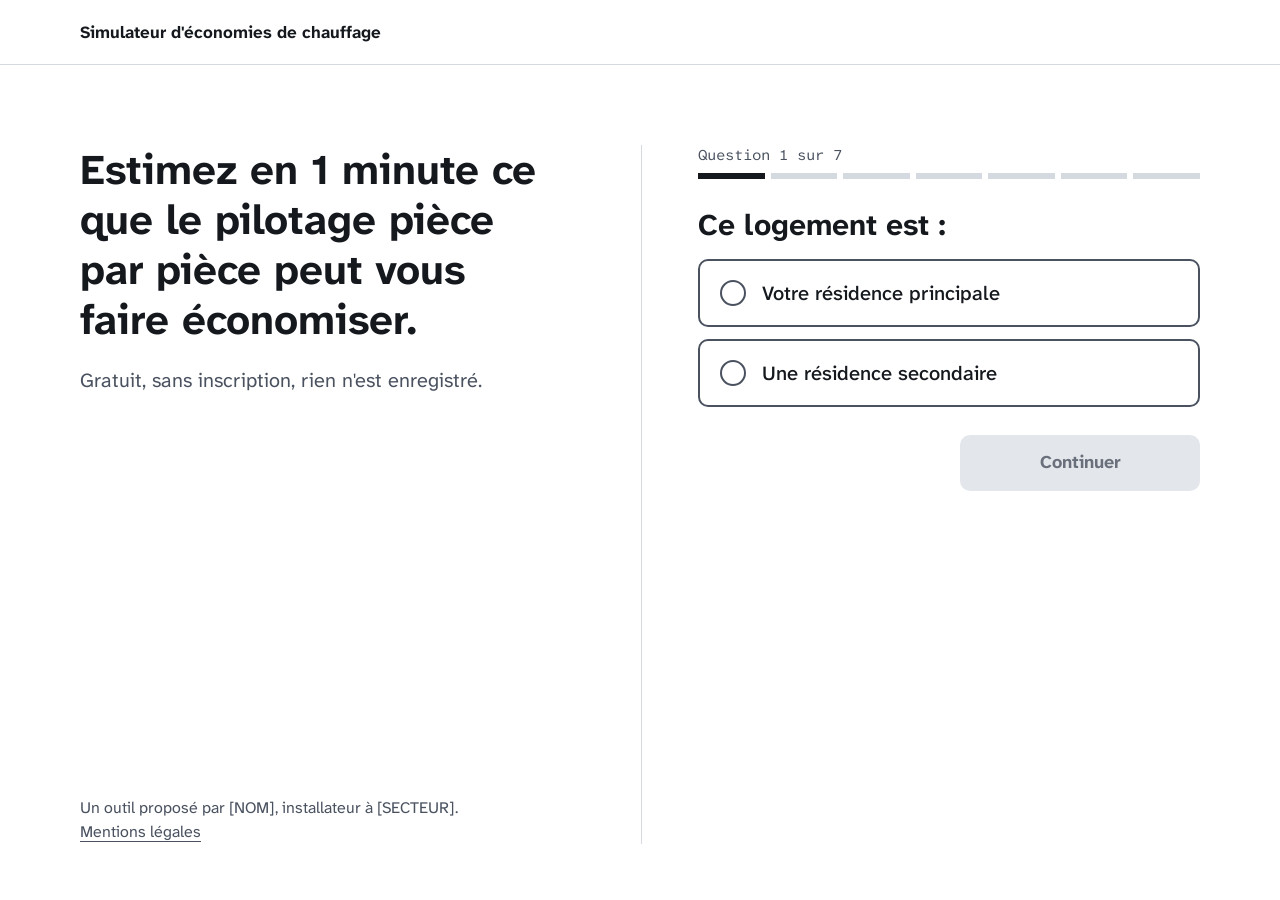
<file: index.html>
<!DOCTYPE html>
<html lang="fr">
<head>
<meta charset="utf-8">
<meta name="viewport" content="width=device-width, initial-scale=1">
<title>Simulateur d'économies de chauffage</title>
<meta name="description" content="Estimez en 1 minute ce que le pilotage du chauffage pièce par pièce peut vous faire économiser. Gratuit, sans inscription, rien n'est enregistré.">
<meta name="referrer" content="no-referrer">
<link rel="icon" href="data:,">
<link rel="stylesheet" href="fonts/fonts.css">
<link rel="stylesheet" href="styles.css">
<script src="config.js" defer></script>
<script src="calcul.js" defer></script>
<script src="app.js" defer></script>
</head>
<body>
<header class="entete">
  <div class="conteneur entete__interieur">
    <p class="entete__titre">Simulateur d'économies de chauffage</p>
  </div>
</header>

<main id="contenu" class="conteneur">
  <noscript>
    <div class="texte-long">
      <p>Ce simulateur a besoin de JavaScript : le calcul se fait dans votre navigateur, rien n'est envoyé.</p>
      <p><a href="mentions-legales.html">Mentions légales</a></p>
    </div>
  </noscript>
</main>

<p id="annonce" class="visuellement-cache" aria-live="polite"></p>
</body>
</html>
</file>
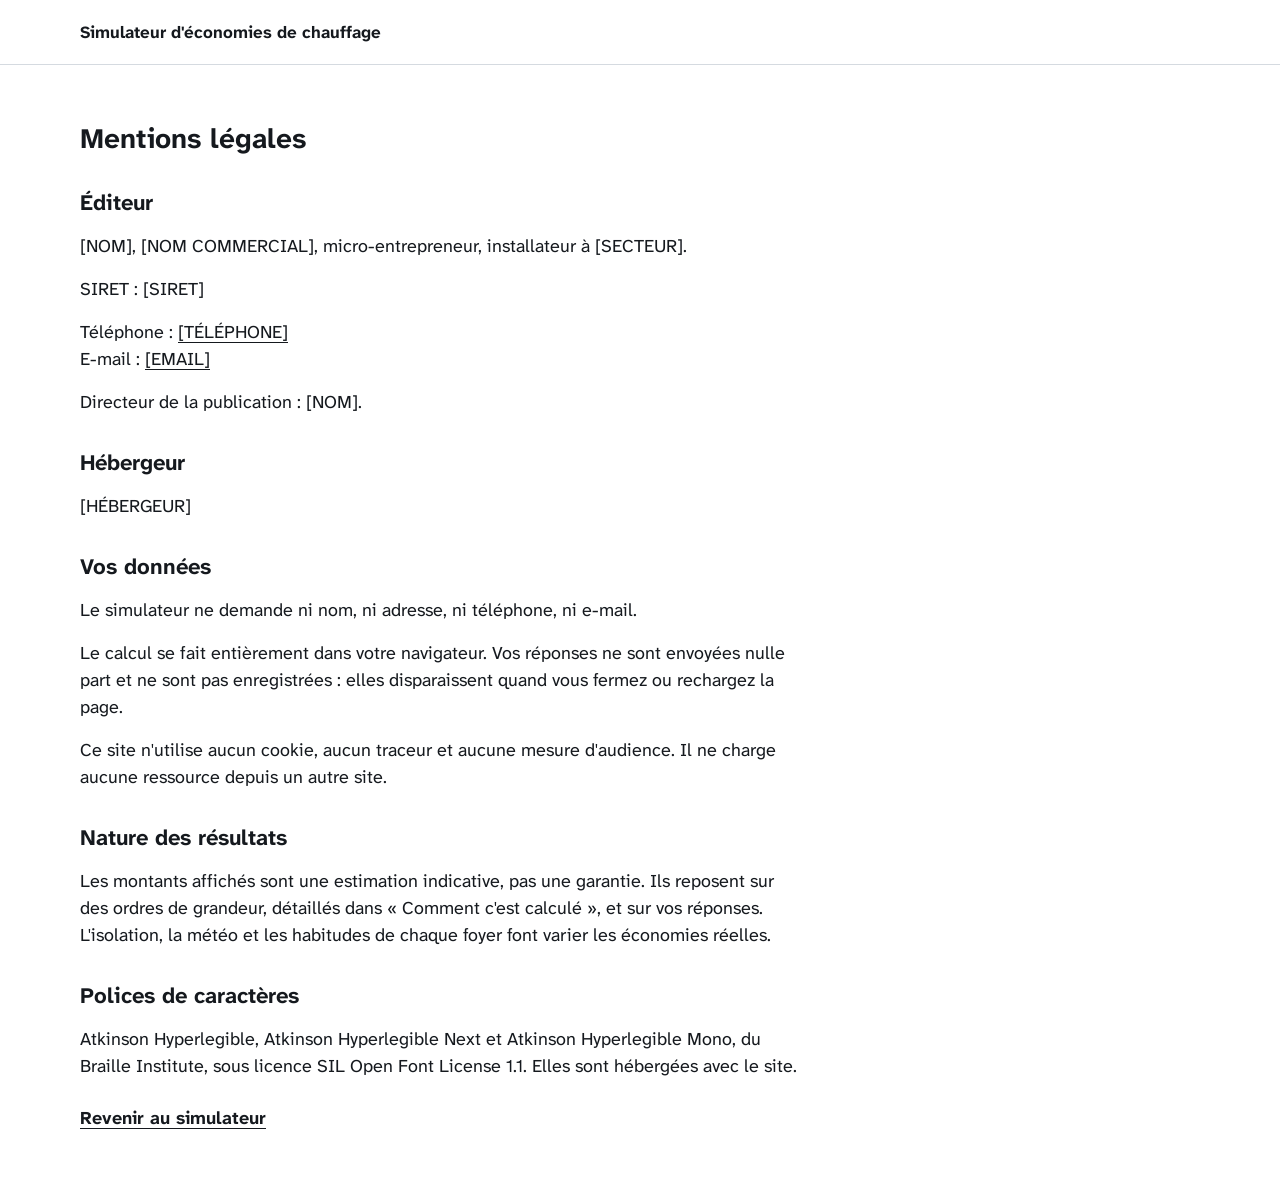
<file: mentions-legales.html>
<!DOCTYPE html>
<html lang="fr">
<head>
<meta charset="utf-8">
<meta name="viewport" content="width=device-width, initial-scale=1">
<title>Mentions légales · Simulateur d'économies de chauffage</title>
<meta name="referrer" content="no-referrer">
<link rel="icon" href="data:,">
<link rel="stylesheet" href="fonts/fonts.css">
<link rel="stylesheet" href="styles.css">
</head>
<body>
<header class="entete">
  <div class="conteneur entete__interieur">
    <a class="entete__titre" href="index.html">Simulateur d'économies de chauffage</a>
  </div>
</header>

<main id="contenu" class="conteneur">
  <div class="texte-long">
    <h1 class="titre-ecran">Mentions légales</h1>

    <h2>Éditeur</h2>
    <p>[NOM], [NOM COMMERCIAL], micro-entrepreneur, installateur à [SECTEUR].</p>
    <p>SIRET : [SIRET]</p>
    <p>Téléphone : <a href="tel:[TÉLÉPHONE]">[TÉLÉPHONE]</a><br>
      E-mail : <a href="mailto:[EMAIL]">[EMAIL]</a></p>
    <p>Directeur de la publication : [NOM].</p>

    <h2>Hébergeur</h2>
    <p>[HÉBERGEUR]</p>

    <h2>Vos données</h2>
    <p>Le simulateur ne demande ni nom, ni adresse, ni téléphone, ni e-mail.</p>
    <p>Le calcul se fait entièrement dans votre navigateur. Vos réponses ne sont envoyées nulle part et ne sont pas enregistrées : elles disparaissent quand vous fermez ou rechargez la page.</p>
    <p>Ce site n'utilise aucun cookie, aucun traceur et aucune mesure d'audience. Il ne charge aucune ressource depuis un autre site.</p>

    <h2>Nature des résultats</h2>
    <p>Les montants affichés sont une estimation indicative, pas une garantie. Ils reposent sur des ordres de grandeur, détaillés dans « Comment c'est calculé », et sur vos réponses. L'isolation, la météo et les habitudes de chaque foyer font varier les économies réelles.</p>

    <h2>Polices de caractères</h2>
    <p>Atkinson Hyperlegible, Atkinson Hyperlegible Next et Atkinson Hyperlegible Mono, du Braille Institute, sous licence SIL Open Font License 1.1. Elles sont hébergées avec le site.</p>

    <p><a class="lien-action" href="index.html">Revenir au simulateur</a></p>
  </div>
</main>
</body>
</html>
</file>
<file: fonts/fonts.css>
@font-face {
  font-family: 'Atkinson Hyperlegible Next';
  font-style: normal;
  font-weight: 400;
  font-display: swap;
  src: url('atkinson-hyperlegible-next-latin-ext-1.woff2') format('woff2');
  unicode-range: U+0100-02BA, U+02BD-02C5, U+02C7-02CC, U+02CE-02D7, U+02DD-02FF, U+0304, U+0308, U+0329, U+1D00-1DBF, U+1E00-1E9F, U+1EF2-1EFF, U+2020, U+20A0-20AB, U+20AD-20C4, U+2113, U+2C60-2C7F, U+A720-A7FF;
}

@font-face {
  font-family: 'Atkinson Hyperlegible Next';
  font-style: normal;
  font-weight: 400;
  font-display: swap;
  src: url('atkinson-hyperlegible-next-latin-2.woff2') format('woff2');
  unicode-range: U+0000-00FF, U+0131, U+0152-0153, U+02BB-02BC, U+02C6, U+02DA, U+02DC, U+0304, U+0308, U+0329, U+2000-206F, U+20AC, U+2122, U+2191, U+2193, U+2212, U+2215, U+FEFF, U+FFFD;
}

@font-face {
  font-family: 'Atkinson Hyperlegible Next';
  font-style: normal;
  font-weight: 500;
  font-display: swap;
  src: url('atkinson-hyperlegible-next-latin-ext-1.woff2') format('woff2');
  unicode-range: U+0100-02BA, U+02BD-02C5, U+02C7-02CC, U+02CE-02D7, U+02DD-02FF, U+0304, U+0308, U+0329, U+1D00-1DBF, U+1E00-1E9F, U+1EF2-1EFF, U+2020, U+20A0-20AB, U+20AD-20C4, U+2113, U+2C60-2C7F, U+A720-A7FF;
}

@font-face {
  font-family: 'Atkinson Hyperlegible Next';
  font-style: normal;
  font-weight: 500;
  font-display: swap;
  src: url('atkinson-hyperlegible-next-latin-2.woff2') format('woff2');
  unicode-range: U+0000-00FF, U+0131, U+0152-0153, U+02BB-02BC, U+02C6, U+02DA, U+02DC, U+0304, U+0308, U+0329, U+2000-206F, U+20AC, U+2122, U+2191, U+2193, U+2212, U+2215, U+FEFF, U+FFFD;
}

@font-face {
  font-family: 'Atkinson Hyperlegible Next';
  font-style: normal;
  font-weight: 700;
  font-display: swap;
  src: url('atkinson-hyperlegible-next-latin-ext-1.woff2') format('woff2');
  unicode-range: U+0100-02BA, U+02BD-02C5, U+02C7-02CC, U+02CE-02D7, U+02DD-02FF, U+0304, U+0308, U+0329, U+1D00-1DBF, U+1E00-1E9F, U+1EF2-1EFF, U+2020, U+20A0-20AB, U+20AD-20C4, U+2113, U+2C60-2C7F, U+A720-A7FF;
}

@font-face {
  font-family: 'Atkinson Hyperlegible Next';
  font-style: normal;
  font-weight: 700;
  font-display: swap;
  src: url('atkinson-hyperlegible-next-latin-2.woff2') format('woff2');
  unicode-range: U+0000-00FF, U+0131, U+0152-0153, U+02BB-02BC, U+02C6, U+02DA, U+02DC, U+0304, U+0308, U+0329, U+2000-206F, U+20AC, U+2122, U+2191, U+2193, U+2212, U+2215, U+FEFF, U+FFFD;
}

@font-face {
  font-family: 'Atkinson Hyperlegible Mono';
  font-style: normal;
  font-weight: 400;
  font-display: swap;
  src: url('atkinson-hyperlegible-mono-latin-ext-3.woff2') format('woff2');
  unicode-range: U+0100-02BA, U+02BD-02C5, U+02C7-02CC, U+02CE-02D7, U+02DD-02FF, U+0304, U+0308, U+0329, U+1D00-1DBF, U+1E00-1E9F, U+1EF2-1EFF, U+2020, U+20A0-20AB, U+20AD-20C4, U+2113, U+2C60-2C7F, U+A720-A7FF;
}

@font-face {
  font-family: 'Atkinson Hyperlegible Mono';
  font-style: normal;
  font-weight: 400;
  font-display: swap;
  src: url('atkinson-hyperlegible-mono-latin-4.woff2') format('woff2');
  unicode-range: U+0000-00FF, U+0131, U+0152-0153, U+02BB-02BC, U+02C6, U+02DA, U+02DC, U+0304, U+0308, U+0329, U+2000-206F, U+20AC, U+2122, U+2191, U+2193, U+2212, U+2215, U+FEFF, U+FFFD;
}

@font-face {
  font-family: 'Atkinson Hyperlegible Mono';
  font-style: normal;
  font-weight: 500;
  font-display: swap;
  src: url('atkinson-hyperlegible-mono-latin-ext-3.woff2') format('woff2');
  unicode-range: U+0100-02BA, U+02BD-02C5, U+02C7-02CC, U+02CE-02D7, U+02DD-02FF, U+0304, U+0308, U+0329, U+1D00-1DBF, U+1E00-1E9F, U+1EF2-1EFF, U+2020, U+20A0-20AB, U+20AD-20C4, U+2113, U+2C60-2C7F, U+A720-A7FF;
}

@font-face {
  font-family: 'Atkinson Hyperlegible Mono';
  font-style: normal;
  font-weight: 500;
  font-display: swap;
  src: url('atkinson-hyperlegible-mono-latin-4.woff2') format('woff2');
  unicode-range: U+0000-00FF, U+0131, U+0152-0153, U+02BB-02BC, U+02C6, U+02DA, U+02DC, U+0304, U+0308, U+0329, U+2000-206F, U+20AC, U+2122, U+2191, U+2193, U+2212, U+2215, U+FEFF, U+FFFD;
}

@font-face {
  font-family: 'Atkinson Hyperlegible';
  font-style: normal;
  font-weight: 400;
  font-display: swap;
  src: url('atkinson-hyperlegible-latin-ext-5.woff2') format('woff2');
  unicode-range: U+0100-02BA, U+02BD-02C5, U+02C7-02CC, U+02CE-02D7, U+02DD-02FF, U+0304, U+0308, U+0329, U+1D00-1DBF, U+1E00-1E9F, U+1EF2-1EFF, U+2020, U+20A0-20AB, U+20AD-20C4, U+2113, U+2C60-2C7F, U+A720-A7FF;
}

@font-face {
  font-family: 'Atkinson Hyperlegible';
  font-style: normal;
  font-weight: 400;
  font-display: swap;
  src: url('atkinson-hyperlegible-latin-6.woff2') format('woff2');
  unicode-range: U+0000-00FF, U+0131, U+0152-0153, U+02BB-02BC, U+02C6, U+02DA, U+02DC, U+0304, U+0308, U+0329, U+2000-206F, U+20AC, U+2122, U+2191, U+2193, U+2212, U+2215, U+FEFF, U+FFFD;
}

@font-face {
  font-family: 'Atkinson Hyperlegible';
  font-style: normal;
  font-weight: 700;
  font-display: swap;
  src: url('atkinson-hyperlegible-latin-ext-7.woff2') format('woff2');
  unicode-range: U+0100-02BA, U+02BD-02C5, U+02C7-02CC, U+02CE-02D7, U+02DD-02FF, U+0304, U+0308, U+0329, U+1D00-1DBF, U+1E00-1E9F, U+1EF2-1EFF, U+2020, U+20A0-20AB, U+20AD-20C4, U+2113, U+2C60-2C7F, U+A720-A7FF;
}

@font-face {
  font-family: 'Atkinson Hyperlegible';
  font-style: normal;
  font-weight: 700;
  font-display: swap;
  src: url('atkinson-hyperlegible-latin-8.woff2') format('woff2');
  unicode-range: U+0000-00FF, U+0131, U+0152-0153, U+02BB-02BC, U+02C6, U+02DA, U+02DC, U+0304, U+0308, U+0329, U+2000-206F, U+20AC, U+2122, U+2191, U+2193, U+2212, U+2215, U+FEFF, U+FFFD;
}
</file>
<file: styles.css>
/*
  Simulateur d'économies de chauffage — direction « Programmateur »
  Source : design/1-programmateur/tokens.txt (tokens) et ecrans/*.html (mesures fines).
  Une seule couleur vive (--chauffe), réservée aux heures de chauffe.
  Les polices sont déclarées dans fonts/fonts.css.
*/

/* ==========================================================================
   1. Tokens
   ========================================================================== */

:root {
  color-scheme: light;

  /* Couleurs */
  --encre: #15191E;              /* texte, bouton principal, réponse choisie */
  --encre-secondaire: #4A5260;   /* aide, bordures des champs, options, boutons secondaires */
  --fond: #FFFFFF;               /* fond de page, options au repos */
  --surface: #F0F2F4;            /* pistes du graphique, encadrés */
  --chauffe: #E2570E;            /* uniquement les heures de chauffe */
  --focus: #1F5BD6;              /* anneau de focus clavier, rien d'autre */
  --filet: #D5DAE0;              /* filet décoratif */
  --aide-sur-encre: #C5CCD5;     /* texte d'aide sur option choisie */
  --desactive-fond: #E3E6EA;
  --desactive-texte: #69707B;

  /* Polices */
  --police: "Atkinson Hyperlegible Next", "Atkinson Hyperlegible", system-ui, sans-serif;
  --police-mono: "Atkinson Hyperlegible Mono", ui-monospace, Menlo, monospace;

  /* Espacements */
  --e-4: 4px;
  --e-8: 8px;
  --e-12: 12px;   /* entre options */
  --e-16: 16px;   /* intérieur des options */
  --e-20: 20px;
  --e-24: 24px;
  --e-36: 36px;   /* entre sections du résultat */
  --e-56: 56px;
  --e-80: 80px;
  --marge: 20px;  /* marge latérale : 20 mobile, 80 ordinateur */

  /* Rayons */
  --rayon-barre: 0;
  --rayon-etiquette: 4px;
  --rayon-champ: 6px;
  --rayon-option: 10px;

  /* Tailles */
  --tactile-min: 44px;
  --hauteur-bouton: 56px;
  --hauteur-option: 64px;
  --taille-compteur: 60px;
  --rond: 26px;
  --bordure: 2px;

  /* Focus */
  --anneau: 3px solid var(--focus);
  --anneau-decalage: 3px;

  /* Échelle typographique (mobile ; surchargée plus bas pour l'ordinateur) */
  --t-montant: 32px;       --l-montant: 38px;
  --t-entree: 25px;        --l-entree: 32px;
  --t-titre-ecran: 28px;   --l-titre-ecran: 35px;
  --t-question: 26px;      --l-question: 32px;
  --t-intertitre: 24px;    --l-intertitre: 30px;
  --t-intertitre-2: 22px;  --l-intertitre-2: 28px;
  --t-option: 19px;        --l-option: 26px;
  --t-corps: 18px;         --l-corps: 26px;
  --t-aide: 17px;          --l-aide: 25px;
  --t-note: 16px;          --l-note: 24px;
  --t-mono: 15px;          --l-mono: 20px;
  --t-axe: 14px;           /* taille minimale, réservée aux heures de l'axe */

  /* Journée type : la hauteur de la barre porte la température */
  --piste: 18px;
  --barre-confort: 18px;   /* température habituelle (21 °C dans l'exemple) */
  --barre-nuit: 11px;      /* 18 °C */
  --barre-tempere: 5px;    /* 16 °C */
  --colonne-pieces: 104px;

  /* Mouvement */
  --duree: 160ms;
}

@media (min-width: 1024px) {
  :root {
    --marge: 80px;
    --t-montant: 44px;       --l-montant: 50px;
    --t-entree: 42px;        --l-entree: 50px;
    --t-question: 30px;      --l-question: 36px;
    --t-intertitre: 28px;    --l-intertitre: 34px;
    --t-intertitre-2: 22px;  --l-intertitre-2: 29px;
    --t-option: 20px;        --l-option: 28px;
    --l-corps: 27px;

    --piste: 22px;
    --barre-confort: 22px;
    --barre-nuit: 13px;
    --barre-tempere: 6px;
    --colonne-pieces: 120px;
  }
}

/* ==========================================================================
   2. Base
   ========================================================================== */

*,
*::before,
*::after {
  box-sizing: border-box;
}

html {
  -webkit-text-size-adjust: 100%;
  text-size-adjust: 100%;
}

body {
  margin: 0;
  min-height: 100vh;
  min-height: 100dvh;
  display: flex;
  flex-direction: column;
  background: var(--fond);
  color: var(--encre);
  font-family: var(--police);
  font-size: var(--t-corps);
  line-height: 1.5;
  overflow-wrap: break-word;
}

h1, h2, h3, p, ul, ol, dl, dd, figure, fieldset {
  margin: 0;
}

button,
input {
  font: inherit;
  color: inherit;
}

button {
  cursor: pointer;
}

a {
  color: var(--encre);
  text-underline-offset: 4px;
}

:focus-visible {
  outline: var(--anneau);
  outline-offset: var(--anneau-decalage);
}

[tabindex="-1"]:focus {
  outline: none;
}

[hidden] {
  display: none !important;
}

/* Montants et plages : jamais coupés en fin de ligne */
.nowrap,
.montant {
  white-space: nowrap;
}

.chiffre {
  font-family: var(--police-mono);
}

.visuellement-cache {
  position: absolute !important;
  width: 1px;
  height: 1px;
  margin: -1px;
  padding: 0;
  overflow: hidden;
  clip: rect(0 0 0 0);
  clip-path: inset(50%);
  white-space: nowrap;
  border: 0;
}

/* ==========================================================================
   3. Mise en page
   ========================================================================== */

.conteneur {
  width: 100%;
  max-width: calc(640px + 2 * var(--marge));
  margin-inline: auto;
  padding-inline: var(--marge);
}

@media (min-width: 1024px) {
  .conteneur {
    max-width: calc(1120px + 2 * var(--marge));
  }
}

/* En-tête */
.entete {
  border-bottom: 1px solid var(--filet);
}

.entete__interieur {
  display: flex;
  align-items: center;
  min-height: 56px;
}

.entete__titre {
  font-size: 16px;
  line-height: 22px;
  font-weight: 700;
  color: var(--encre);
  text-decoration: none;
}

@media (min-width: 1024px) {
  .entete__interieur {
    min-height: 64px;
  }

  .entete__titre {
    font-size: 17px;
    line-height: 24px;
  }
}

main {
  flex: 1 0 auto;
  display: flex;
  flex-direction: column;
}

.ecran {
  flex: 1 0 auto;
  display: flex;
  flex-direction: column;
}

/* --- Écran de question ------------------------------------------------- */

.ecran-question {
  gap: 32px;
  padding-block: 24px 32px;
}

.ecran-question.est-premiere {
  padding-top: 28px;
  padding-bottom: 24px;
}

.intro {
  display: flex;
  flex-direction: column;
  gap: 12px;
}

/* Sur mobile, l'introduction n'apparaît qu'à la première question */
.ecran-question:not(.est-premiere) .intro {
  display: none;
}

.intro__titre {
  font-size: var(--t-entree);
  line-height: var(--l-entree);
  font-weight: 700;
  text-wrap: pretty;
}

.intro__texte {
  font-size: var(--t-corps);
  line-height: 26px;
  color: var(--encre-secondaire);
}

.formulaire {
  display: flex;
  flex-direction: column;
  gap: 24px;
}

.formulaire--large {
  gap: 28px;
}

.ecran-question.est-premiere .formulaire {
  padding-top: 24px;
  border-top: 1px solid var(--filet);
}

/* « Un outil proposé par… » en bas d'écran */
.pied {
  margin-top: auto;
  padding-top: 16px;
  font-size: 15px;
  line-height: 22px;
  color: var(--encre-secondaire);
}

.pied a {
  color: inherit;
  white-space: nowrap;
}

.ecran-question:not(.est-premiere) > .pied {
  display: none;
}

@media (min-width: 1024px) {
  .ecran-question,
  .ecran-question.est-premiere {
    display: grid;
    grid-template-columns: minmax(0, 5fr) minmax(0, 6fr);
    align-items: stretch;
    gap: 96px;
    padding-block: 80px 56px;
  }

  .ecran-question:not(.est-premiere) .intro {
    display: flex;
  }

  .intro {
    gap: 20px;
  }

  .intro__texte {
    font-size: 20px;
    line-height: 30px;
  }

  .intro .pied {
    font-size: 16px;
    line-height: 24px;
  }

  .formulaire,
  .formulaire--large,
  .ecran-question.est-premiere .formulaire {
    align-content: start;
    gap: 28px;
    padding-top: 0;
    padding-left: var(--e-56);
    border-top: 0;
    border-left: 1px solid var(--filet);
  }

  /* Sur ordinateur, le pied est dans la colonne de gauche */
  .ecran-question > .pied {
    display: none;
  }
}

/* Pied de la colonne d'introduction : visible seulement sur ordinateur */
.intro .pied {
  display: none;
}

@media (min-width: 1024px) {
  .intro .pied {
    display: block;
  }
}

/* --- Écran de fin (poêle, résidence secondaire, gain limité) ------------ */

.ecran-fin {
  padding-block: 0 40px;
}

.ecran-fin--court {
  gap: 28px;
  padding-block: 40px 24px;
}

@media (min-width: 1024px) {
  .ecran-fin,
  .ecran-fin--court {
    max-width: 720px;
    padding-block: 56px 64px;
  }
}

.titre-ecran {
  font-size: var(--t-titre-ecran);
  line-height: var(--l-titre-ecran);
  font-weight: 700;
  text-wrap: pretty;
}

/* --- Écran de résultat ------------------------------------------------- */

.resultat {
  padding-block: 0 40px;
}

.resultat__colonne-gauche,
.resultat__colonne-droite {
  display: flex;
  flex-direction: column;
  min-width: 0;
}

@media (min-width: 1024px) {
  .resultat {
    display: grid;
    grid-template-columns: 380px minmax(0, 1fr);
    align-items: start;
    gap: 72px;
    padding-block: 56px 64px;
  }

  .resultat__colonne-gauche {
    gap: 28px;
  }
}

.resultat__tete {
  display: flex;
  flex-direction: column;
  gap: 24px;
  padding-block: 28px 36px;
}

.resultat__tete--serree {
  gap: var(--e-20);
}

@media (min-width: 1024px) {
  .resultat .resultat__tete {
    display: contents;
  }

  .ecran-fin .resultat__tete {
    padding-top: 0;
  }
}

.fourchette {
  display: flex;
  flex-direction: column;
  gap: 10px;
}

.fourchette__montant {
  font-size: var(--t-montant);
  line-height: var(--l-montant);
  font-weight: 700;
  text-wrap: balance;
}

.fourchette__detail {
  font-size: 19px;
  line-height: 27px;
  color: var(--encre-secondaire);
}

@media (min-width: 1024px) {
  .fourchette {
    gap: 12px;
  }

  .fourchette__detail {
    font-size: 20px;
    line-height: 29px;
  }
}

.investissement {
  display: flex;
  flex-direction: column;
  gap: 4px;
  padding-top: 20px;
  border-top: 1px solid var(--filet);
}

.investissement__titre {
  font-size: var(--t-intertitre-2);
  line-height: var(--l-intertitre-2);
  font-weight: 700;
}

.raison {
  font-size: 19px;
  line-height: 27px;
}

/* Section du résultat, séparée par un filet */
.bloc {
  display: flex;
  flex-direction: column;
  gap: 16px;
  padding-block: var(--e-36);
  border-top: 1px solid var(--filet);
}

.bloc--fort {
  border-top: var(--bordure) solid var(--encre);
}

.bloc--discret {
  gap: 8px;
  padding-block: 28px;
}

.bloc--sans-filet {
  border-top: 0;
}

@media (min-width: 1024px) {
  .resultat__colonne-droite > .bloc:first-child {
    padding-top: 0;
    border-top: 0;
  }

  .resultat__colonne-droite > .bloc {
    padding-block: 40px;
  }

  .resultat__colonne-gauche .bloc--fort {
    gap: 14px;
    padding-block: 28px 0;
  }
}

/* ==========================================================================
   4. Typographie
   ========================================================================== */

.question {
  display: block;
  padding: 0;
  margin: 0 0 20px;
  font-size: var(--t-question);
  line-height: var(--l-question);
  font-weight: 700;
  text-wrap: pretty;
}

.question--serree {
  margin-bottom: 16px;
}

/* Question posée par un label (montant, nombre de pièces) */
.question--label {
  margin: 0;
}

.intertitre {
  font-size: var(--t-intertitre);
  line-height: var(--l-intertitre);
  font-weight: 700;
}

.intertitre--2 {
  font-size: var(--t-intertitre-2);
  line-height: var(--l-intertitre-2);
}

.intertitre--3 {
  font-size: 18px;
  line-height: 26px;
}

.sous-question {
  display: block;
  padding: 0;
  margin: 0 0 12px;
  font-size: 20px;
  line-height: 26px;
  font-weight: 700;
}

.corps {
  font-size: var(--t-corps);
  line-height: var(--l-corps);
}

.corps--large {
  line-height: 27px;
}

.corps--petit {
  font-size: var(--t-aide);
  line-height: var(--l-aide);
}

.accroche {
  font-size: 20px;
  line-height: 27px;
  font-weight: 700;
}

.intertitre--leger {
  font-weight: 400;
  color: var(--encre-secondaire);
}

.titre-groupe {
  display: flex;
  flex-direction: column;
  gap: var(--e-8);
}

.titre-groupe--large {
  gap: var(--e-16);
}

.aide {
  font-size: var(--t-aide);
  line-height: var(--l-aide);
  color: var(--encre-secondaire);
}

.note {
  font-size: var(--t-note);
  line-height: var(--l-note);
  color: var(--encre-secondaire);
}

.secondaire {
  color: var(--encre-secondaire);
}

.mono {
  font-family: var(--police-mono);
  font-size: var(--t-mono);
  line-height: var(--l-mono);
}

/* ==========================================================================
   5. Composants
   ========================================================================== */

/* --- Progression ------------------------------------------------------- */

.progression {
  display: flex;
  flex-direction: column;
  gap: 8px;
}

.progression__texte {
  font-family: var(--police-mono);
  font-size: var(--t-mono);
  line-height: var(--l-mono);
  color: var(--encre-secondaire);
}

.progression__barres {
  display: grid;
  grid-template-columns: repeat(var(--total, 7), minmax(0, 1fr));
  gap: 4px;
}

.progression__barre {
  height: 6px;
  background: var(--filet);
}

.progression__barre.est-faite {
  background: var(--encre);
}

@media (min-width: 1024px) {
  .progression__barres {
    gap: 6px;
  }
}

/* --- Option (bouton radio) --------------------------------------------- */

.groupe {
  min-width: 0;
  margin: 0;
  padding: 0;
  border: 0;
}

.options {
  display: flex;
  flex-direction: column;
  gap: var(--e-12);
}

.options--serrees {
  gap: var(--e-8);
}

.option {
  display: flex;
  align-items: center;
  gap: 14px;
  min-height: var(--hauteur-option);
  padding: 14px var(--e-16);
  border: var(--bordure) solid var(--encre-secondaire);
  border-radius: var(--rayon-option);
  background: var(--fond);
  color: var(--encre);
  cursor: pointer;
  transition: background-color var(--duree) ease-out, border-color var(--duree) ease-out, color var(--duree) ease-out;
}

/* Option avec texte d'aide sous le libellé */
.option--detaillee {
  align-items: flex-start;
  padding: var(--e-16);
}

/* Option courte (périodes de construction) */
.option--compacte {
  min-height: 52px;
  padding-block: 0;
}

.option__rond {
  flex: 0 0 auto;
  appearance: none;
  -webkit-appearance: none;
  width: var(--rond);
  height: var(--rond);
  margin: 0;
  border: var(--bordure) solid var(--encre-secondaire);
  border-radius: 50%;
  background: var(--fond);
  cursor: pointer;
  transition: box-shadow var(--duree) ease-out, border-color var(--duree) ease-out;
}

/* L'anneau de focus est porté par l'option entière */
.option__rond:focus-visible {
  outline: none;
}

.option:has(.option__rond:focus-visible) {
  outline: var(--anneau);
  outline-offset: var(--anneau-decalage);
}

.option__texte {
  display: flex;
  flex-direction: column;
  gap: 4px;
  min-width: 0;
}

.option__libelle {
  font-size: var(--t-option);
  line-height: var(--l-option);
  font-weight: 500;
}

.option__aide {
  font-size: 16px;
  line-height: 23px;
  color: var(--encre-secondaire);
  transition: color var(--duree) ease-out;
}

/* Sélectionné : fond Encre, texte blanc, rond plein, libellé en gras */
.option:has(.option__rond:checked) {
  border-color: var(--encre);
  background: var(--encre);
  color: var(--fond);
}

.option:has(.option__rond:checked) .option__libelle {
  font-weight: 700;
}

.option:has(.option__rond:checked) .option__aide {
  color: var(--aide-sur-encre);
}

.option__rond:checked {
  border-color: var(--fond);
  background: var(--fond);
  box-shadow: inset 0 0 0 5px var(--encre);
}

@media (min-width: 1024px) {
  .option {
    gap: var(--e-16);
    min-height: 68px;
    padding: var(--e-16) var(--e-20);
  }

  .option--compacte {
    min-height: 56px;
    padding-block: 0;
  }
}

/* --- Boutons ------------------------------------------------------------ */

.bouton {
  display: inline-flex;
  align-items: center;
  justify-content: center;
  min-height: var(--hauteur-bouton);
  padding: 0 var(--e-24);
  border: 0;
  border-radius: var(--rayon-option);
  background: var(--encre);
  color: var(--fond);
  font-size: 18px;
  font-weight: 700;
  line-height: 1.3;
  text-align: center;
  text-decoration: none;
}

.bouton--secondaire {
  border: var(--bordure) solid var(--encre-secondaire);
  background: var(--fond);
  color: var(--encre);
}

.bouton:disabled,
.bouton[aria-disabled="true"] {
  border: 0;
  background: var(--desactive-fond);
  color: var(--desactive-texte);
  cursor: not-allowed;
}

.bouton--plein {
  width: 100%;
}

/* Bouton-lien souligné (« Je ne sais pas », « Recommencer »…) */
.lien-action {
  align-self: flex-start;
  display: inline-flex;
  align-items: center;
  min-height: var(--tactile-min);
  padding: 0;
  border: 0;
  background: none;
  color: var(--encre);
  font-size: 18px;
  font-weight: 700;
  text-decoration: underline;
  text-underline-offset: 4px;
}

.lien-action--petit {
  font-size: 17px;
}

/* Barre Retour / Continuer */
.actions {
  display: grid;
  grid-template-columns: minmax(0, 1fr) minmax(0, 2fr);
  gap: var(--e-12);
  padding-top: var(--e-8);
}

.actions--seul {
  grid-template-columns: minmax(0, 1fr);
  padding-top: 0;
}

.actions--sans-marge {
  padding-top: 0;
}

@media (min-width: 1024px) {
  .actions,
  .actions--seul {
    display: flex;
    justify-content: flex-end;
    padding-top: 0;
  }

  .actions .bouton {
    min-width: 160px;
  }

  .actions .bouton:last-child {
    min-width: 240px;
  }
}

/* Pile de boutons pleine largeur (contact, poêle) */
.pile {
  display: flex;
  flex-direction: column;
  gap: var(--e-12);
}

.pile--decalee {
  padding-top: var(--e-4);
}

/* Liens de contact discrets (gain limité) */
.liens-contact {
  display: flex;
  flex-direction: column;
}

.liens-contact a {
  display: flex;
  align-items: center;
  align-self: flex-start;
  min-height: var(--tactile-min);
  font-size: 18px;
  font-weight: 700;
}

/* --- Champ de saisie --------------------------------------------------- */

.champ-groupe {
  display: flex;
  flex-direction: column;
  gap: 10px;
}

.champ-groupe--question {
  gap: var(--e-16);
}

.champ {
  display: flex;
  align-items: center;
  gap: var(--e-12);
  min-height: var(--hauteur-option);
  padding: 0 var(--e-16);
  border: var(--bordure) solid var(--encre-secondaire);
  border-radius: var(--rayon-champ);
  background: var(--fond);
}

.champ--court {
  width: 200px;
  max-width: 100%;
}

.champ:focus-within {
  outline: var(--anneau);
  outline-offset: var(--anneau-decalage);
}

.champ__saisie {
  flex: 1 1 0%;
  min-width: 0;
  height: 60px;
  padding: 0;
  border: 0;
  background: transparent;
  color: var(--encre);
  font-family: var(--police-mono);
  font-size: 28px;
}

.champ__saisie:focus,
.champ__saisie:focus-visible {
  outline: none;
}

.champ__unite {
  flex: 0 0 auto;
  font-size: 18px;
  color: var(--encre-secondaire);
}

/* --- Sélecteur − / + --------------------------------------------------- */

.compteur {
  display: flex;
  align-items: center;
  gap: var(--e-12);
}

.compteur__bouton {
  flex: 0 0 auto;
  display: flex;
  align-items: center;
  justify-content: center;
  width: var(--taille-compteur);
  height: var(--taille-compteur);
  padding: 0;
  border: var(--bordure) solid var(--encre-secondaire);
  border-radius: var(--rayon-option);
  background: var(--fond);
  color: var(--encre);
}

.compteur__bouton:disabled {
  border-color: var(--desactive-fond);
  background: var(--desactive-fond);
  color: var(--desactive-texte);
  cursor: not-allowed;
}

.compteur__bouton svg {
  width: 24px;
  height: 24px;
}

.compteur__valeur {
  width: 88px;
  height: var(--taille-compteur);
  padding: 0;
  border: var(--bordure) solid var(--encre-secondaire);
  border-radius: var(--rayon-champ);
  background: var(--fond);
  color: var(--encre);
  text-align: center;
  font-family: var(--police-mono);
  font-size: 30px;
}

.question-compteur {
  display: flex;
  flex-direction: column;
  gap: var(--e-16);
}

.question-compteur + .question-compteur {
  padding-top: var(--e-24);
  border-top: 1px solid var(--filet);
}

.question-compteur__entete {
  display: flex;
  flex-direction: column;
  gap: 6px;
}

/* --- Récapitulatif « Calculé pour » ------------------------------------ */

.recap {
  display: flex;
  flex-direction: column;
  gap: var(--e-4);
  padding: var(--e-16);
  border-radius: var(--rayon-option);
  background: var(--surface);
}

.recap__texte {
  font-size: var(--t-note);
  line-height: var(--l-note);
}

@media (min-width: 1024px) {
  .recap {
    padding: 18px;
  }
}

/* --- Encadré (bonus 1 °C) ---------------------------------------------- */

.encadre {
  display: flex;
  flex-direction: column;
  gap: 6px;
  padding: var(--e-20);
  border-radius: var(--rayon-option);
  background: var(--surface);
}

.encadre__titre {
  font-size: 20px;
  line-height: 27px;
  font-weight: 700;
}

@media (min-width: 1024px) {
  .encadre {
    padding: 22px var(--e-24);
  }

  .encadre__titre {
    font-size: 21px;
    line-height: 28px;
  }
}

/* --- Étiquette « Exemple de programme » -------------------------------- */

.etiquette {
  align-self: flex-start;
  padding: 3px 8px;
  border: 1px solid var(--encre-secondaire);
  border-radius: var(--rayon-etiquette);
  font-family: var(--police-mono);
  font-size: 14px;
  line-height: 20px;
}

/* --- Liste à puces carrées --------------------------------------------- */

.liste-puces {
  display: flex;
  flex-direction: column;
  gap: 14px;
  padding: 0;
  list-style: none;
}

.liste-puces > li {
  display: flex;
  gap: var(--e-12);
  font-size: var(--t-corps);
  line-height: 26px;
}

.liste-puces > li::before {
  content: "";
  flex: 0 0 auto;
  width: 7px;
  height: 7px;
  margin-top: 10px;
  background: var(--encre);
}

.liste-puces--titres {
  gap: 18px;
}

.liste-puces__contenu {
  display: flex;
  flex-direction: column;
  gap: 2px;
}

.liste-puces__titre {
  font-size: 19px;
  line-height: 26px;
  font-weight: 700;
}

@media (min-width: 1024px) {
  .liste-puces {
    gap: var(--e-12);
  }

  .liste-puces--titres {
    gap: 18px;
  }
}

/* --- Journée type ------------------------------------------------------ */

.journee {
  display: flex;
  flex-direction: column;
  gap: var(--e-16);
}

.journee__entete {
  display: flex;
  flex-direction: column;
  gap: 10px;
}

.legende {
  display: flex;
  flex-wrap: wrap;
  gap: 8px 18px;
  padding: 0;
  list-style: none;
  font-size: 15px;
  line-height: 20px;
}

.legende__element {
  display: flex;
  align-items: flex-end;
  gap: var(--e-8);
}

.legende__echantillon {
  position: relative;
  display: block;
  width: 26px;
  height: var(--piste);
  background: var(--surface);
}

.legende__echantillon::after {
  content: "";
  position: absolute;
  inset: auto 0 0 0;
  height: var(--hauteur);
  background: var(--chauffe);
}

.journee__grille {
  display: flex;
  flex-direction: column;
}

.journee__ligne-axe,
.journee__piece {
  display: grid;
  grid-template-columns: var(--colonne-pieces) minmax(0, 1fr);
  column-gap: var(--e-8);
}

.journee__ligne-axe {
  padding-bottom: 6px;
}

/* Axe des heures : les étiquettes ne se chevauchent jamais.
   Une étiquette mesure environ 35 px. « 24 h » touche « 18 h » sous 240 px de piste,
   « 0 h » touche « 6 h » sous 204 px : elles disparaissent alors. Restent 6 h, 12 h et 18 h,
   alignées sur les repères blancs. */
.axe {
  container-type: inline-size;
  position: relative;
  height: 20px;
  font-family: var(--police-mono);
  font-size: var(--t-axe);
  line-height: 20px;
  color: var(--encre-secondaire);
}

.axe__heure {
  position: absolute;
  top: 0;
  white-space: nowrap;
}

.axe__heure--0 { left: 0; }
.axe__heure--6 { left: 25%; transform: translateX(-50%); }
.axe__heure--12 { left: 50%; transform: translateX(-50%); }
.axe__heure--18 { left: 75%; transform: translateX(-50%); }
.axe__heure--24 { right: 0; }

@container (max-width: 240px) {
  .axe__heure--24 {
    display: none;
  }
}

@container (max-width: 204px) {
  .axe__heure--0 {
    display: none;
  }
}

.journee__piece {
  row-gap: 5px;
  align-items: center;
  padding-block: 10px;
  border-top: 1px solid var(--filet);
}

.journee__nom {
  grid-column: 1 / -1;
  font-size: 16px;
  line-height: 22px;
  font-weight: 700;
}

.journee__etiquette {
  font-size: 14px;
  line-height: 18px;
  color: var(--encre-secondaire);
}

.journee__etiquette--pilotage {
  color: var(--encre);
  font-weight: 700;
}

/* Piste en Surface, repères blancs de 1 px à 6 h, 12 h et 18 h (sous les barres) */
.piste {
  position: relative;
  height: var(--piste);
  background-color: var(--surface);
  background-image:
    linear-gradient(var(--fond), var(--fond)),
    linear-gradient(var(--fond), var(--fond)),
    linear-gradient(var(--fond), var(--fond));
  background-size: 1px 100%;
  background-repeat: no-repeat;
  background-position: 25% 0, 50% 0, 75% 0;
}

.plage {
  position: absolute;
  bottom: 0;
  left: calc(var(--debut) / 24 * 100%);
  width: calc(var(--duree-h) / 24 * 100%);
  background: var(--chauffe);
  border-radius: var(--rayon-barre);
}

.plage--confort,
.legende__echantillon--confort { --hauteur: var(--barre-confort); }
.plage--nuit,
.legende__echantillon--nuit { --hauteur: var(--barre-nuit); }
.plage--tempere,
.legende__echantillon--tempere { --hauteur: var(--barre-tempere); }

.plage {
  height: var(--hauteur);
}

.journee__phrase {
  padding-top: var(--e-4);
  font-size: var(--t-aide);
  line-height: var(--l-aide);
}

@media (min-width: 1024px) {
  .journee {
    gap: 18px;
  }

  .journee__entete {
    flex-direction: row;
    flex-wrap: wrap;
    align-items: center;
    gap: var(--e-12) var(--e-16);
  }

  .journee__entete .etiquette {
    align-self: center;
  }

  .legende {
    gap: 8px var(--e-24);
    font-size: 16px;
    line-height: 22px;
  }

  .legende__echantillon {
    width: 30px;
  }

  .journee__ligne-axe,
  .journee__piece {
    column-gap: var(--e-12);
  }

  .journee__piece {
    row-gap: 6px;
    padding-block: var(--e-12);
  }

  .journee__nom {
    font-size: 17px;
    line-height: 24px;
  }

  .journee__etiquette {
    font-size: 15px;
    line-height: 22px;
  }
}

/* --- Semaine (résidence secondaire) ------------------------------------ */

.semaine {
  display: flex;
  flex-direction: column;
  gap: 6px;
}

/* Piste de 24 px, un repère blanc de 1 px au début de chaque jour */
.semaine .piste {
  --piste: 24px;
  background-image: repeating-linear-gradient(
    to right,
    transparent 0,
    transparent calc(100% / 7 - 1px),
    var(--fond) calc(100% / 7 - 1px),
    var(--fond) calc(100% / 7)
  );
  background-size: auto;
  background-position: 0 0;
}

.semaine .plage {
  left: calc(var(--debut) / 168 * 100%);
  width: calc(var(--duree-h) / 168 * 100%);
}

.semaine .plage--present { --hauteur: 24px; }
.semaine .plage--hors-gel { --hauteur: 4px; }

.legende__echantillon--present,
.legende__echantillon--hors-gel {
  height: 18px;
}

.legende__echantillon--present { --hauteur: 18px; }
.legende__echantillon--hors-gel { --hauteur: 4px; }

.semaine__jours {
  display: grid;
  grid-template-columns: repeat(7, minmax(0, 1fr));
  font-family: var(--police-mono);
  font-size: var(--t-axe);
  line-height: 20px;
  color: var(--encre-secondaire);
  text-align: center;
}

.deroule {
  display: grid;
  grid-template-columns: auto minmax(0, 1fr);
  gap: var(--e-8) 14px;
  font-size: var(--t-note);
  line-height: var(--l-note);
}

.deroule dt {
  font-family: var(--police-mono);
  font-size: var(--t-mono);
  white-space: nowrap;
}

/* --- Bloc repliable « Comment c'est calculé » -------------------------- */

.repliable {
  display: flex;
  flex-direction: column;
}

.repliable__bouton {
  display: flex;
  align-items: center;
  justify-content: space-between;
  gap: var(--e-12);
  width: 100%;
  min-height: 60px;
  padding: 0 var(--e-4);
  border: 0;
  border-block: 1px solid var(--filet);
  background: none;
  color: var(--encre);
  font-size: 19px;
  font-weight: 700;
  text-align: left;
}

.repliable__bouton[aria-expanded="true"] {
  border-bottom-color: transparent;
}

.repliable__chevron {
  flex: 0 0 auto;
  width: 22px;
  height: 22px;
  transition: transform var(--duree) ease-out;
}

.repliable__bouton[aria-expanded="true"] .repliable__chevron {
  transform: rotate(180deg);
}

.repliable__contenu {
  display: flex;
  flex-direction: column;
  gap: 18px;
  padding: var(--e-8) var(--e-4) 28px;
  border-bottom: 1px solid var(--filet);
}

@media (min-width: 1024px) {
  .repliable__bouton {
    font-size: 20px;
  }
}

/* Tableau des hypothèses */
.hypotheses {
  display: grid;
  grid-template-columns: minmax(0, 1fr);
  font-size: var(--t-aide);
  line-height: var(--l-aide);
}

.hypotheses dt {
  padding-top: 10px;
  border-top: 1px solid var(--filet);
  color: var(--encre-secondaire);
}

.hypotheses dd {
  padding-bottom: 10px;
}

.hypotheses .est-total {
  border-top-color: var(--encre);
  color: var(--encre);
  font-weight: 700;
}

dd.est-total {
  font-weight: 700;
}

@media (min-width: 600px) {
  .hypotheses {
    grid-template-columns: minmax(0, 260px) minmax(0, 1fr);
  }

  .hypotheses dt {
    padding: 10px var(--e-16) 10px 0;
  }

  .hypotheses dd {
    padding: 10px 0;
    border-top: 1px solid var(--filet);
  }

  .hypotheses dd.est-total {
    border-top-color: var(--encre);
  }
}

.sources {
  max-width: 680px;
  font-size: var(--t-note);
  line-height: var(--l-note);
  color: var(--encre-secondaire);
}

.mention {
  font-size: var(--t-note);
  line-height: var(--l-note);
  color: var(--encre-secondaire);
}

.section-calcul {
  display: flex;
  flex-direction: column;
  gap: var(--e-12);
  padding-block: 32px var(--e-36);
}

.section-calcul--colle {
  padding-top: 0;
}

@media (min-width: 1024px) {
  .section-calcul {
    gap: 14px;
    padding-block: 40px 0;
  }

  /* Écran « gain limité » : une seule colonne, comme sur mobile */
  .ecran-fin .section-calcul {
    padding-bottom: var(--e-36);
  }

  .ecran-fin .section-calcul--colle {
    padding-top: 0;
  }
}

/* --- Qui a fait cet outil --------------------------------------------- */

.qui {
  display: flex;
  flex-direction: column;
  gap: 6px;
  padding-block: 28px 32px;
  border-top: 1px solid var(--filet);
}

.qui p {
  font-size: var(--t-aide);
  line-height: var(--l-aide);
  color: var(--encre-secondaire);
}

@media (min-width: 1024px) {
  .resultat .qui {
    padding-top: 40px;
    border-top: 0;
  }
}

/* --- Actions de fin (Modifier / Recommencer) --------------------------- */

.fin {
  display: flex;
  flex-direction: column;
  gap: var(--e-8);
  padding-top: var(--e-24);
  border-top: 1px solid var(--filet);
}

.fin .lien-action {
  align-self: center;
  min-height: 48px;
}

@media (min-width: 1024px) {
  .fin {
    flex-direction: row;
    align-items: center;
    gap: var(--e-24);
  }

  .fin .bouton {
    min-width: 240px;
  }

  .fin .lien-action {
    padding: 0 var(--e-8);
  }
}

/* --- Pages de texte (mentions légales) --------------------------------- */

.texte-long {
  display: flex;
  flex-direction: column;
  gap: var(--e-16);
  max-width: 720px;
  padding-block: 28px 40px;
}

.texte-long h2 {
  margin-top: var(--e-16);
  font-size: var(--t-intertitre-2);
  line-height: var(--l-intertitre-2);
}

.texte-long p,
.texte-long li {
  font-size: var(--t-corps);
  line-height: var(--l-corps);
}

@media (min-width: 1024px) {
  .texte-long {
    padding-block: 56px 64px;
  }
}

/* ==========================================================================
   6. Mouvement : uniquement en réponse à une action
   ========================================================================== */

/* Passage à la question suivante */
.ecran.vient-d-arriver {
  animation: ecran-suivant var(--duree) ease-out;
}

@keyframes ecran-suivant {
  from {
    opacity: 0;
    transform: translateY(8px);
  }
  to {
    opacity: 1;
    transform: none;
  }
}

@media (prefers-reduced-motion: reduce) {
  *,
  *::before,
  *::after {
    animation: none !important;
    transition: none !important;
  }
}
</file>
